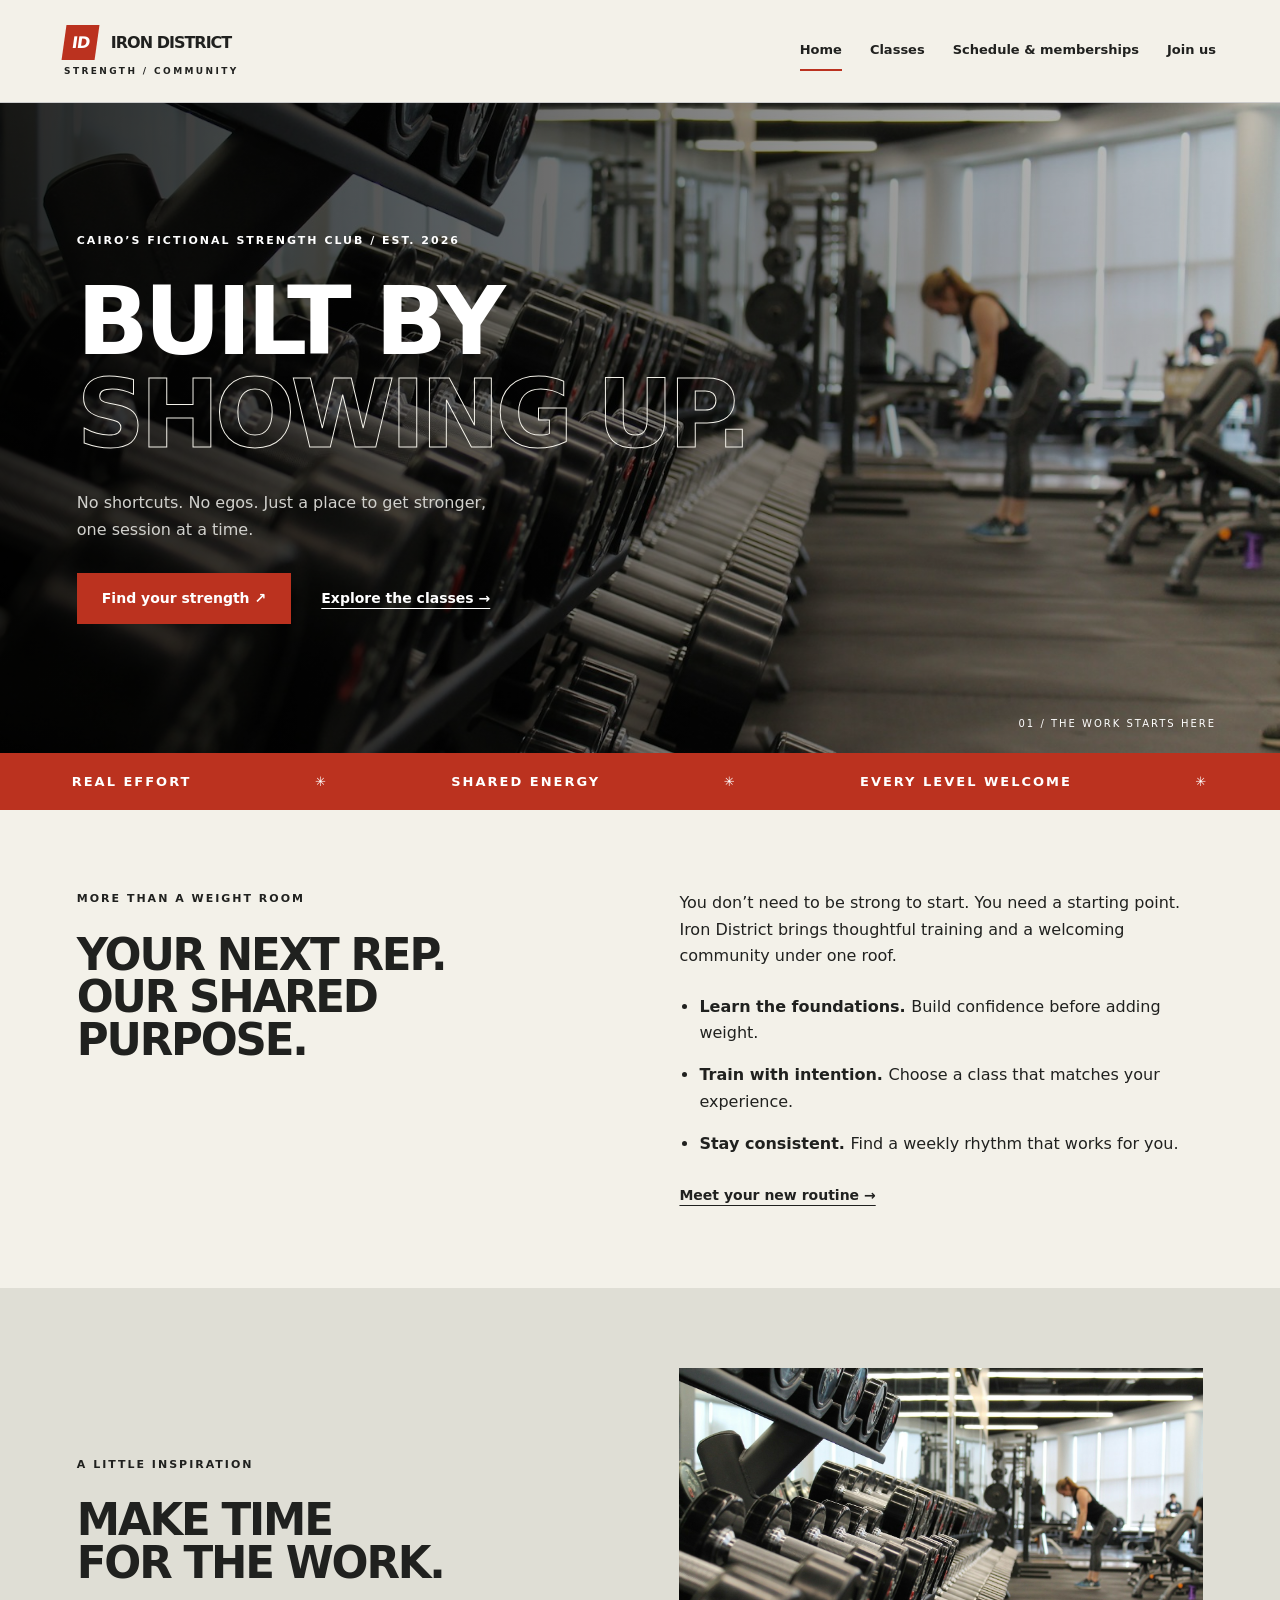
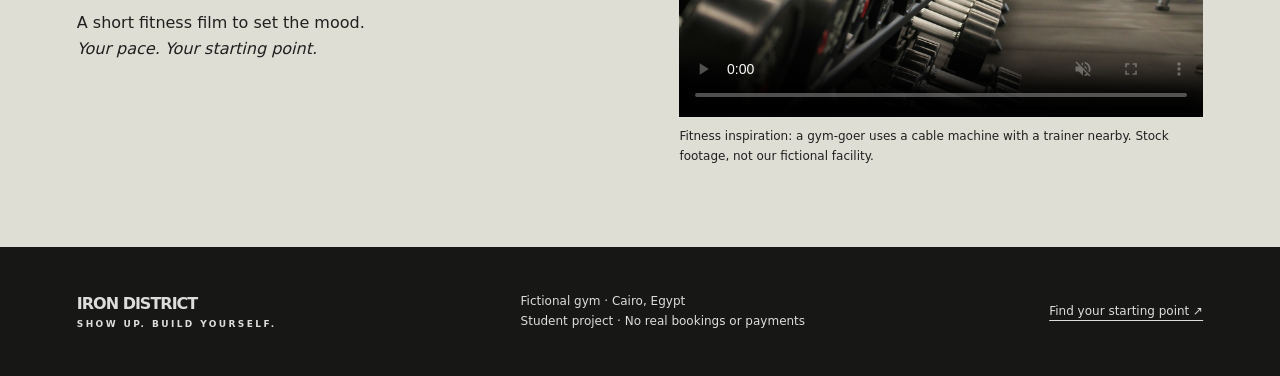
<file: index.html>
<!DOCTYPE html>
<html lang="en">
 <head>
  <meta charset="utf-8"/>
  <meta content="width=device-width, initial-scale=1" name="viewport"/>
  <meta content="Iron District, a fictional strength gym. Explore classes, schedules and memberships." name="description"/>
  <title>
   Build strength. Find your district. | Iron District
  </title>
  <link href="assets/bootstrap/bootstrap.min.css" rel="stylesheet"/>
  <link href="assets/style.css" rel="stylesheet"/>
 </head>
 <body>
  <a class="skip" href="#main">
   Skip to content
  </a>
  <header class="site-header">
   <a class="brand" href="index.html">
    <span class="brand-mark">
     ID
    </span>
    IRON DISTRICT
    <span class="brand-sub">
     STRENGTH / COMMUNITY
    </span>
   </a>
   <nav aria-label="Main navigation">
    <a aria-current="page" href="index.html">
     Home
    </a>
    <a href="classes.html">
     Classes
    </a>
    <a href="schedule.html">
     Schedule &amp; memberships
    </a>
    <a href="join.html">
     Join us
    </a>
   </nav>
  </header>
  <main id="main">
   <section class="hero">
    <img alt="Strength training gym with racks, benches and weights" src="assets/images/gym.jpg"/>
    <div class="hero-content">
     <p class="eyebrow">
      CAIRO’S FICTIONAL STRENGTH CLUB / EST. 2026
     </p>
     <h1>
      BUILT BY
      <br/>
      <span>
       SHOWING UP.
      </span>
     </h1>
     <p>
      No shortcuts. No egos. Just a place to get stronger,
      <br/>
      one session at a time.
     </p>
     <a class="btn btn-primary" href="join.html">
      Find your strength ↗
     </a>
     <a class="text-link" href="classes.html">
      Explore the classes →
     </a>
    </div>
    <div class="hero-caption">
     01 / THE WORK STARTS HERE
    </div>
   </section>
   <div aria-label="Our values" class="ticker">
    REAL EFFORT
    <span>
     ✳
    </span>
    SHARED ENERGY
    <span>
     ✳
    </span>
    EVERY LEVEL WELCOME
    <span>
     ✳
    </span>
   </div>
   <section class="section split">
    <div>
     <p class="eyebrow">
      MORE THAN A WEIGHT ROOM
     </p>
     <h2>
      YOUR NEXT REP.
      <br/>
      OUR SHARED PURPOSE.
     </h2>
    </div>
    <div>
     <p>
      You don’t need to be strong to start. You need a starting point. Iron District brings thoughtful training and a welcoming community under one roof.
     </p>
     <ul class="benefits">
      <li>
       <strong>
        Learn the foundations.
       </strong>
       Build confidence before adding weight.
      </li>
      <li>
       <strong>
        Train with intention.
       </strong>
       Choose a class that matches your experience.
      </li>
      <li>
       <strong>
        Stay consistent.
       </strong>
       Find a weekly rhythm that works for you.
      </li>
     </ul>
     <a class="text-link" href="schedule.html">
      Meet your new routine →
     </a>
    </div>
   </section>
   <section class="section video-section">
    <div>
     <p class="eyebrow">
      A LITTLE INSPIRATION
     </p>
     <h2>
      MAKE TIME
      <br/>
      FOR THE WORK.
     </h2>
     <p>
      A short fitness film to set the mood.
      <br/>
      <em>
       Your pace. Your starting point.
      </em>
     </p>
    </div>
    <figure>
     <video aria-describedby="video-description" aria-label="Fitness inspiration video" controls="" muted="" playsinline="" poster="assets/images/gym.jpg" preload="metadata">
      <source src="assets/video/training.mp4" type="video/mp4"/>
      Your browser does not support video.
      <a href="assets/video/training.mp4">
       Download the fitness video.
      </a>
     </video>
     <figcaption id="video-description">
      Fitness inspiration: a gym-goer uses a cable machine with a trainer nearby. Stock footage, not our fictional facility.
     </figcaption>
    </figure>
   </section>
  </main>
  <footer>
   <a class="brand" href="index.html">
    IRON DISTRICT
    <span class="brand-sub">
     SHOW UP. BUILD YOURSELF.
    </span>
   </a>
   <p>
    Fictional gym · Cairo, Egypt
    <br/>
    Student project · No real bookings or payments
   </p>
   <a href="join.html">
    Find your starting point ↗
   </a>
  </footer>
 </body>
</html>
</file>
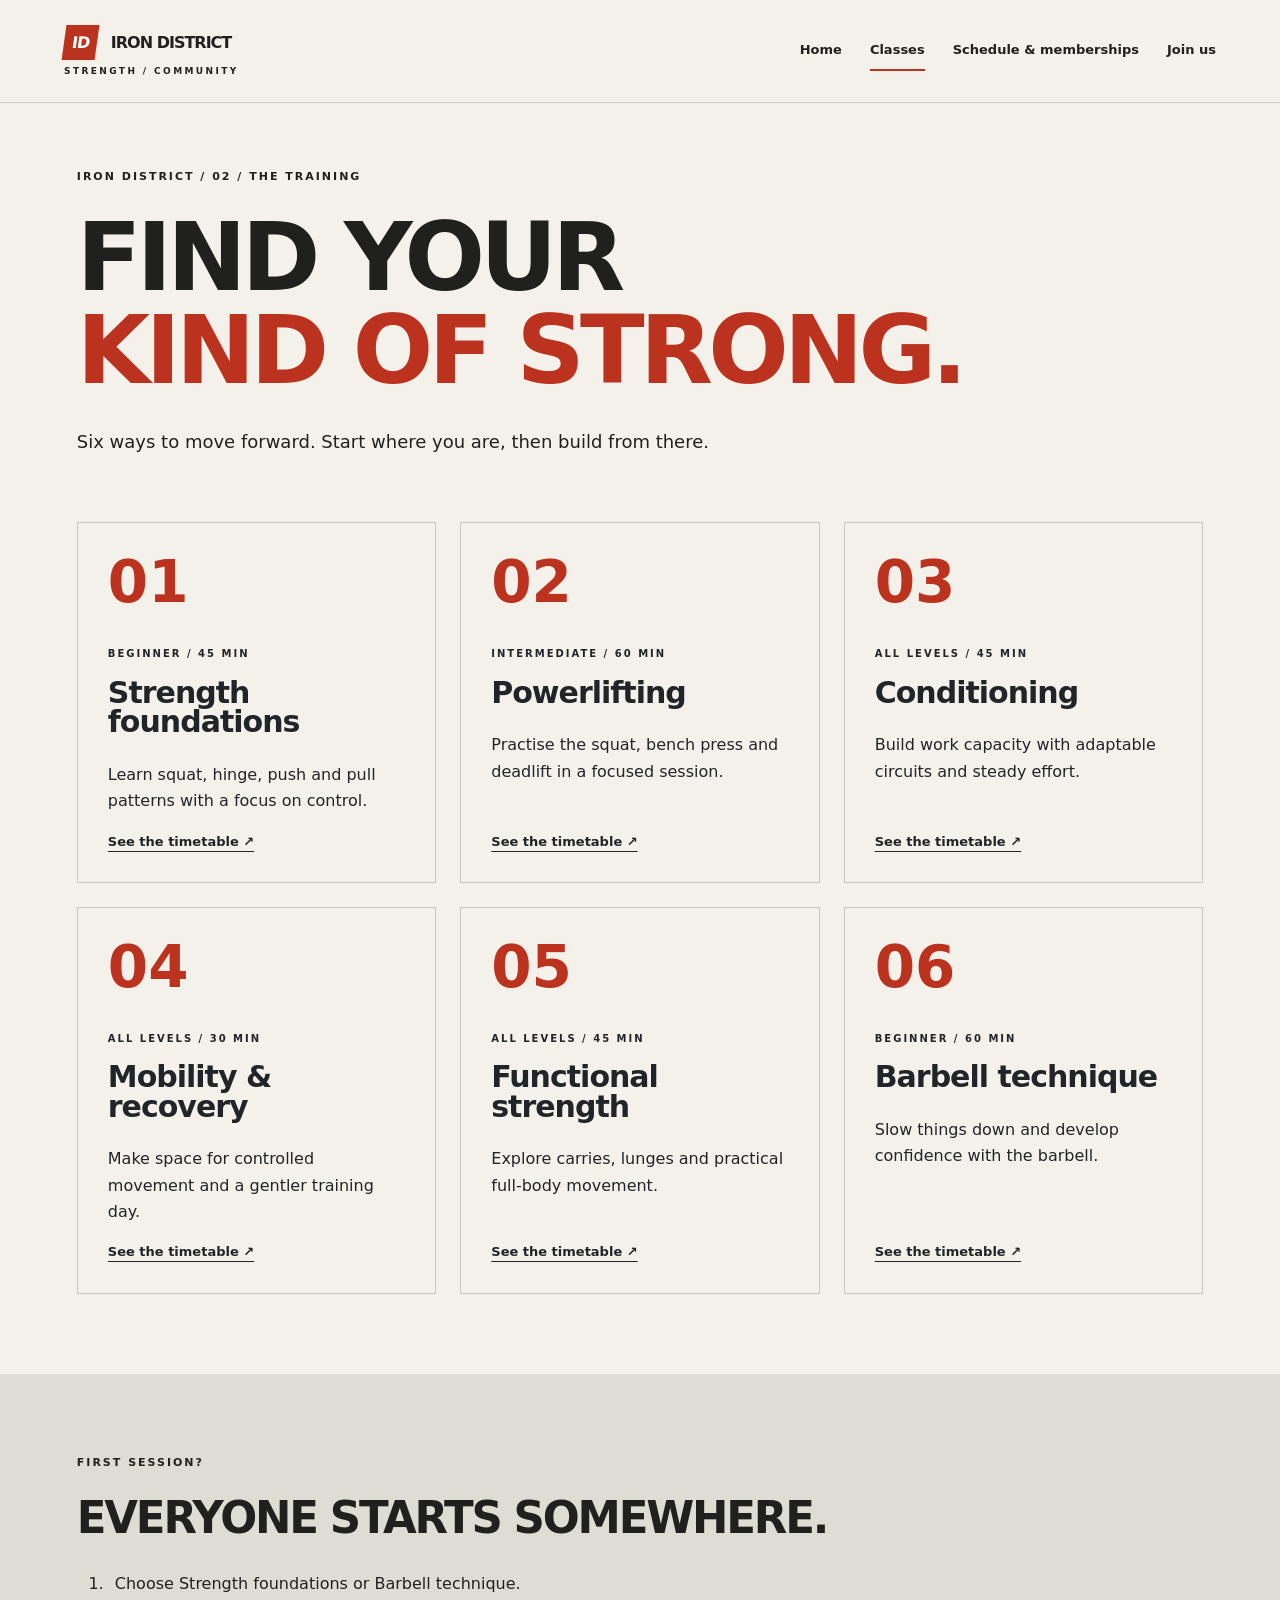
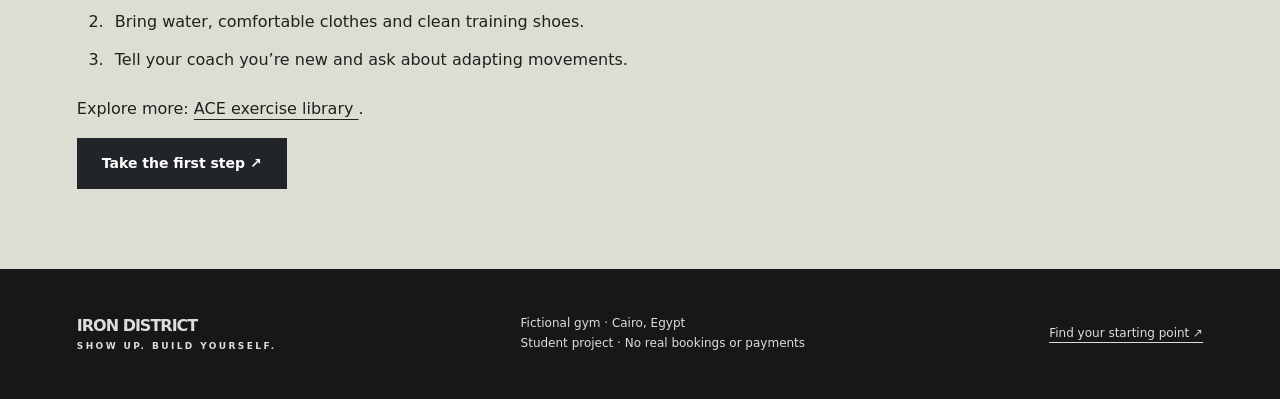
<file: classes.html>
<!DOCTYPE html>
<html lang="en">
 <head>
  <meta charset="utf-8"/>
  <meta content="width=device-width, initial-scale=1" name="viewport"/>
  <meta content="Iron District, a fictional strength gym. Explore classes, schedules and memberships." name="description"/>
  <title>
   Classes | Iron District
  </title>
  <link href="assets/bootstrap/bootstrap.min.css" rel="stylesheet"/>
  <link href="assets/style.css" rel="stylesheet"/>
 </head>
 <body>
  <a class="skip" href="#main">
   Skip to content
  </a>
  <header class="site-header">
   <a class="brand" href="index.html">
    <span class="brand-mark">
     ID
    </span>
    IRON DISTRICT
    <span class="brand-sub">
     STRENGTH / COMMUNITY
    </span>
   </a>
   <nav aria-label="Main navigation">
    <a href="index.html">
     Home
    </a>
    <a aria-current="page" href="classes.html">
     Classes
    </a>
    <a href="schedule.html">
     Schedule &amp; memberships
    </a>
    <a href="join.html">
     Join us
    </a>
   </nav>
  </header>
  <main id="main">
   <section class="page-intro">
    <p class="eyebrow">
     IRON DISTRICT / 02 / THE TRAINING
    </p>
    <h1>
     FIND YOUR
     <br/>
     <span>
      KIND OF STRONG.
     </span>
    </h1>
    <p class="lead">
     Six ways to move forward. Start where you are, then build from there.
    </p>
   </section>
   <section aria-label="Our six classes" class="section pt-0">
    <div class="row g-4">
     <div class="col-md-6 col-lg-4">
      <article class="card class-card">
       <div class="class-number">
        01
       </div>
       <p class="eyebrow">
        BEGINNER / 45 MIN
       </p>
       <h2>
        Strength foundations
       </h2>
       <p>
        Learn squat, hinge, push and pull patterns with a focus on control.
       </p>
       <a href="schedule.html">
        See the timetable ↗
       </a>
      </article>
     </div>
     <div class="col-md-6 col-lg-4">
      <article class="card class-card">
       <div class="class-number">
        02
       </div>
       <p class="eyebrow">
        INTERMEDIATE / 60 MIN
       </p>
       <h2>
        Powerlifting
       </h2>
       <p>
        Practise the squat, bench press and deadlift in a focused session.
       </p>
       <a href="schedule.html">
        See the timetable ↗
       </a>
      </article>
     </div>
     <div class="col-md-6 col-lg-4">
      <article class="card class-card">
       <div class="class-number">
        03
       </div>
       <p class="eyebrow">
        ALL LEVELS / 45 MIN
       </p>
       <h2>
        Conditioning
       </h2>
       <p>
        Build work capacity with adaptable circuits and steady effort.
       </p>
       <a href="schedule.html">
        See the timetable ↗
       </a>
      </article>
     </div>
     <div class="col-md-6 col-lg-4">
      <article class="card class-card">
       <div class="class-number">
        04
       </div>
       <p class="eyebrow">
        ALL LEVELS / 30 MIN
       </p>
       <h2>
        Mobility &amp; recovery
       </h2>
       <p>
        Make space for controlled movement and a gentler training day.
       </p>
       <a href="schedule.html">
        See the timetable ↗
       </a>
      </article>
     </div>
     <div class="col-md-6 col-lg-4">
      <article class="card class-card">
       <div class="class-number">
        05
       </div>
       <p class="eyebrow">
        ALL LEVELS / 45 MIN
       </p>
       <h2>
        Functional strength
       </h2>
       <p>
        Explore carries, lunges and practical full-body movement.
       </p>
       <a href="schedule.html">
        See the timetable ↗
       </a>
      </article>
     </div>
     <div class="col-md-6 col-lg-4">
      <article class="card class-card">
       <div class="class-number">
        06
       </div>
       <p class="eyebrow">
        BEGINNER / 60 MIN
       </p>
       <h2>
        Barbell technique
       </h2>
       <p>
        Slow things down and develop confidence with the barbell.
       </p>
       <a href="schedule.html">
        See the timetable ↗
       </a>
      </article>
     </div>
    </div>
   </section>
   <aside class="beginner section">
    <p class="eyebrow">
     FIRST SESSION?
    </p>
    <h2>
     EVERYONE STARTS SOMEWHERE.
    </h2>
    <ol>
     <li>
      Choose Strength foundations or Barbell technique.
     </li>
     <li>
      Bring water, comfortable clothes and clean training shoes.
     </li>
     <li>
      Tell your coach you’re new and ask about adapting movements.
     </li>
    </ol>
    <p>
     Explore more:
     <a href="https://www.acefitness.org/resources/everyone/exercise-library/">
      ACE exercise library
     </a>
     .
    </p>
    <a class="btn btn-dark" href="join.html">
     Take the first step ↗
    </a>
   </aside>
  </main>
  <footer>
   <a class="brand" href="index.html">
    IRON DISTRICT
    <span class="brand-sub">
     SHOW UP. BUILD YOURSELF.
    </span>
   </a>
   <p>
    Fictional gym · Cairo, Egypt
    <br/>
    Student project · No real bookings or payments
   </p>
   <a href="join.html">
    Find your starting point ↗
   </a>
  </footer>
 </body>
</html>
</file>
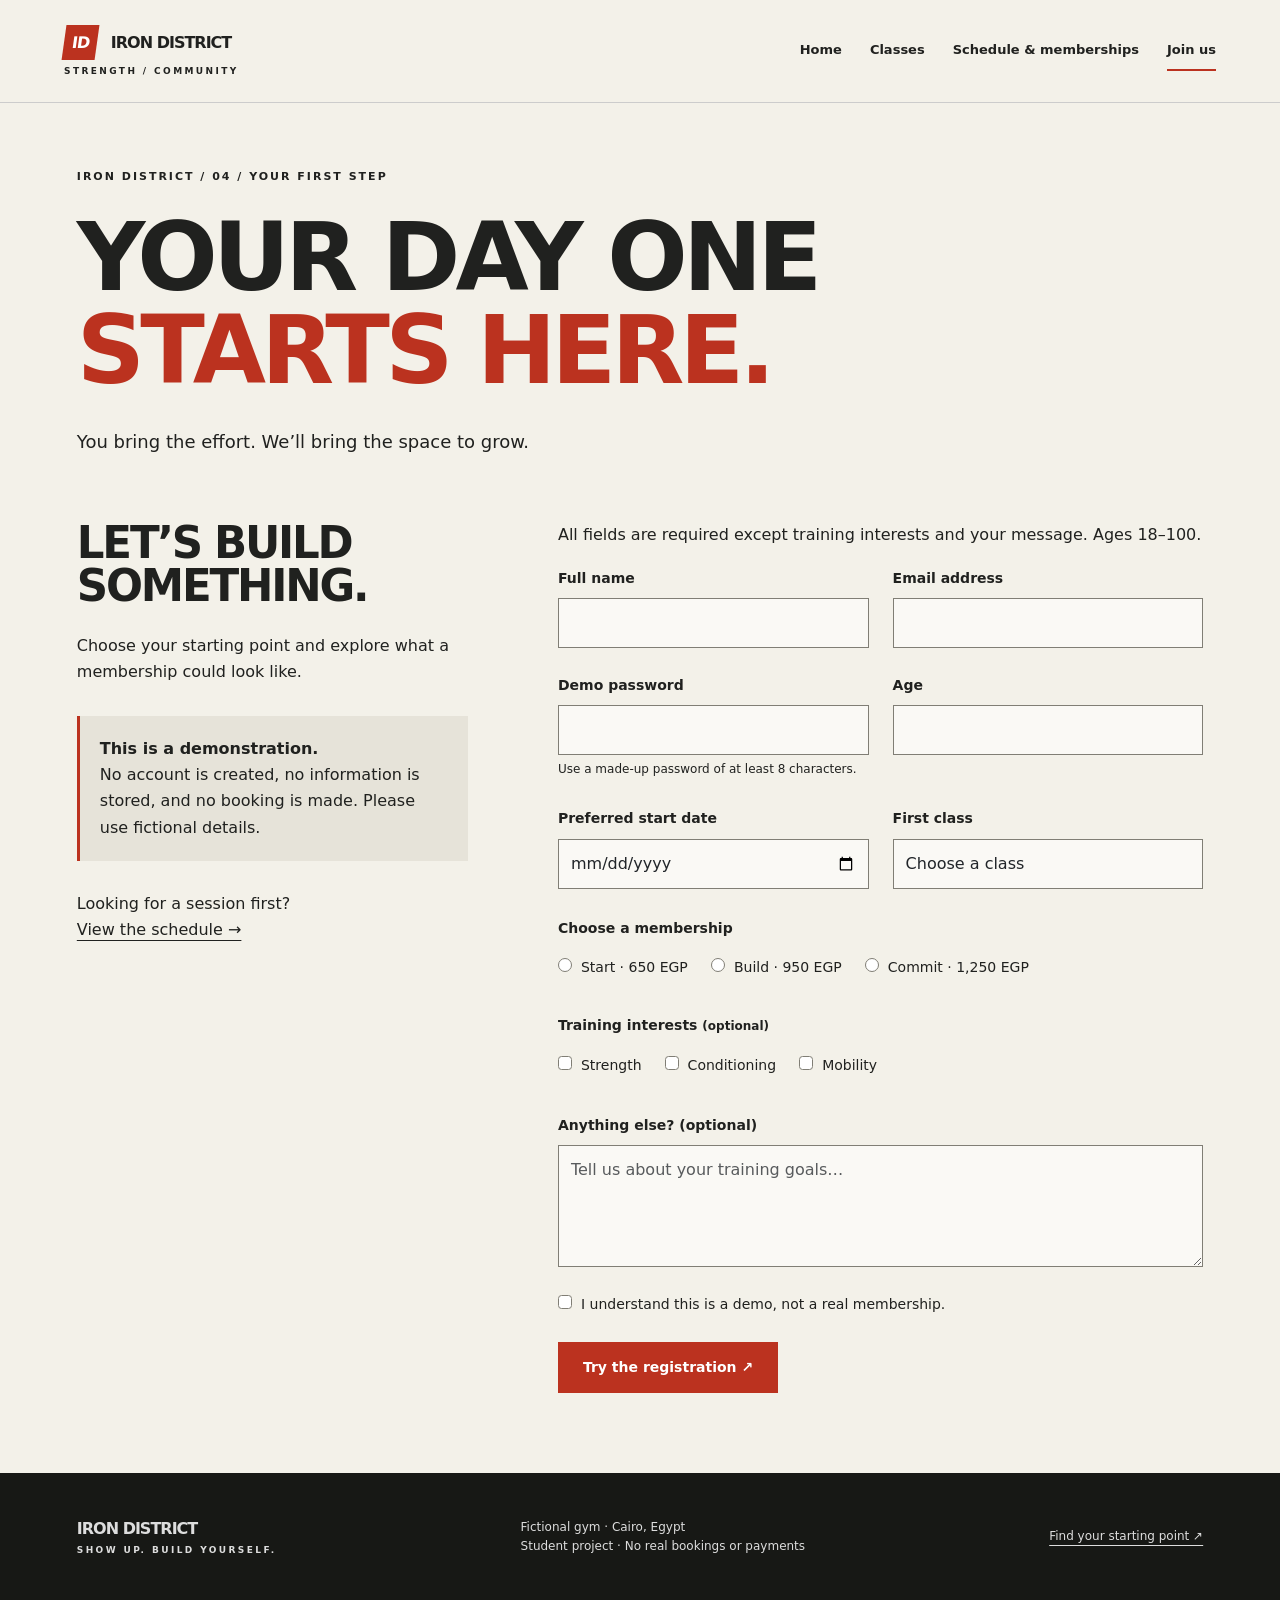
<file: join.html>
<!DOCTYPE html>
<html lang="en">
 <head>
  <meta charset="utf-8"/>
  <meta content="width=device-width, initial-scale=1" name="viewport"/>
  <meta content="Iron District, a fictional strength gym. Explore classes, schedules and memberships." name="description"/>
  <title>
   Join the district | Iron District
  </title>
  <link href="assets/bootstrap/bootstrap.min.css" rel="stylesheet"/>
  <link href="assets/style.css" rel="stylesheet"/>
 </head>
 <body>
  <a class="skip" href="#main">
   Skip to content
  </a>
  <header class="site-header">
   <a class="brand" href="index.html">
    <span class="brand-mark">
     ID
    </span>
    IRON DISTRICT
    <span class="brand-sub">
     STRENGTH / COMMUNITY
    </span>
   </a>
   <nav aria-label="Main navigation">
    <a href="index.html">
     Home
    </a>
    <a href="classes.html">
     Classes
    </a>
    <a href="schedule.html">
     Schedule &amp; memberships
    </a>
    <a aria-current="page" href="join.html">
     Join us
    </a>
   </nav>
  </header>
  <main id="main">
   <section class="page-intro">
    <p class="eyebrow">
     IRON DISTRICT / 04 / YOUR FIRST STEP
    </p>
    <h1>
     YOUR DAY ONE
     <br/>
     <span>
      STARTS HERE.
     </span>
    </h1>
    <p class="lead">
     You bring the effort. We’ll bring the space to grow.
    </p>
   </section>
   <section class="section pt-0 join-layout">
    <aside>
     <h2>
      LET’S BUILD
      <br/>
      SOMETHING.
     </h2>
     <p>
      Choose your starting point and explore what a membership could look like.
     </p>
     <div class="notice">
      <strong>
       This is a demonstration.
      </strong>
      <p>
       No account is created, no information is stored, and no booking is made. Please use fictional details.
      </p>
     </div>
     <p>
      Looking for a session first?
      <br/>
      <a href="schedule.html">
       View the schedule →
      </a>
     </p>
    </aside>
    <form action="join.html#demo-result" autocomplete="off" method="get">
     <!-- Static demo: unnamed controls are validated but not serialized. Only the membership radio group has a name; its empty values keep entered details out of the URL. No JavaScript or backend is used. -->
     <p>
      All fields are required except training interests and your message. Ages 18–100.
     </p>
     <div class="row g-4">
      <div class="col-md-6">
       <label class="form-label" for="full-name">
        Full name
       </label>
       <input autocomplete="name" class="form-control" id="full-name" required="" type="text"/>
      </div>
      <div class="col-md-6">
       <label class="form-label" for="email">
        Email address
       </label>
       <input autocomplete="email" class="form-control" id="email" required="" type="email"/>
      </div>
      <div class="col-md-6">
       <label class="form-label" for="password">
        Demo password
       </label>
       <input aria-describedby="password-help" autocomplete="off" class="form-control" id="password" minlength="8" required="" type="password"/>
       <small id="password-help">
        Use a made-up password of at least 8 characters.
       </small>
      </div>
      <div class="col-md-6">
       <label class="form-label" for="age">
        Age
       </label>
       <input class="form-control" id="age" max="100" min="18" required="" type="number"/>
      </div>
      <div class="col-md-6">
       <label class="form-label" for="start">
        Preferred start date
       </label>
       <input class="form-control" id="start" required="" type="date"/>
      </div>
      <div class="col-md-6">
       <label class="form-label" for="class">
        First class
       </label>
       <select class="form-select" id="class" required="">
        <option value="">
         Choose a class
        </option>
        <option>
         Strength foundations
        </option>
        <option>
         Powerlifting
        </option>
        <option>
         Conditioning
        </option>
        <option>
         Mobility &amp; recovery
        </option>
        <option>
         Functional strength
        </option>
        <option>
         Barbell technique
        </option>
       </select>
      </div>
     </div>
     <fieldset>
      <legend>
       Choose a membership
      </legend>
      <label class="choice">
       <input class="form-check-input" name="membership" required="" type="radio" value=""/>
       Start · 650 EGP
      </label>
      <label class="choice">
       <input class="form-check-input" name="membership" required="" type="radio" value=""/>
       Build · 950 EGP
      </label>
      <label class="choice">
       <input class="form-check-input" name="membership" required="" type="radio" value=""/>
       Commit · 1,250 EGP
      </label>
     </fieldset>
     <fieldset>
      <legend>
       Training interests
       <small>
        (optional)
       </small>
      </legend>
      <label class="choice">
       <input class="form-check-input" type="checkbox"/>
       Strength
      </label>
      <label class="choice">
       <input class="form-check-input" type="checkbox"/>
       Conditioning
      </label>
      <label class="choice">
       <input class="form-check-input" type="checkbox"/>
       Mobility
      </label>
     </fieldset>
     <label class="form-label" for="message">
      Anything else? (optional)
     </label>
     <textarea class="form-control" id="message" placeholder="Tell us about your training goals…" rows="4"></textarea>
     <label class="choice consent">
      <input class="form-check-input" required="" type="checkbox"/>
      I understand this is a demo, not a real membership.
     </label>
     <button class="btn btn-primary" type="submit">
      Try the registration ↗
     </button>
     <p id="demo-result" role="status">
      Demo complete. No account was created and no personal field values were sent.
     </p>
    </form>
   </section>
  </main>
  <footer>
   <a class="brand" href="index.html">
    IRON DISTRICT
    <span class="brand-sub">
     SHOW UP. BUILD YOURSELF.
    </span>
   </a>
   <p>
    Fictional gym · Cairo, Egypt
    <br/>
    Student project · No real bookings or payments
   </p>
   <a href="join.html">
    Find your starting point ↗
   </a>
  </footer>
 </body>
</html>
</file>
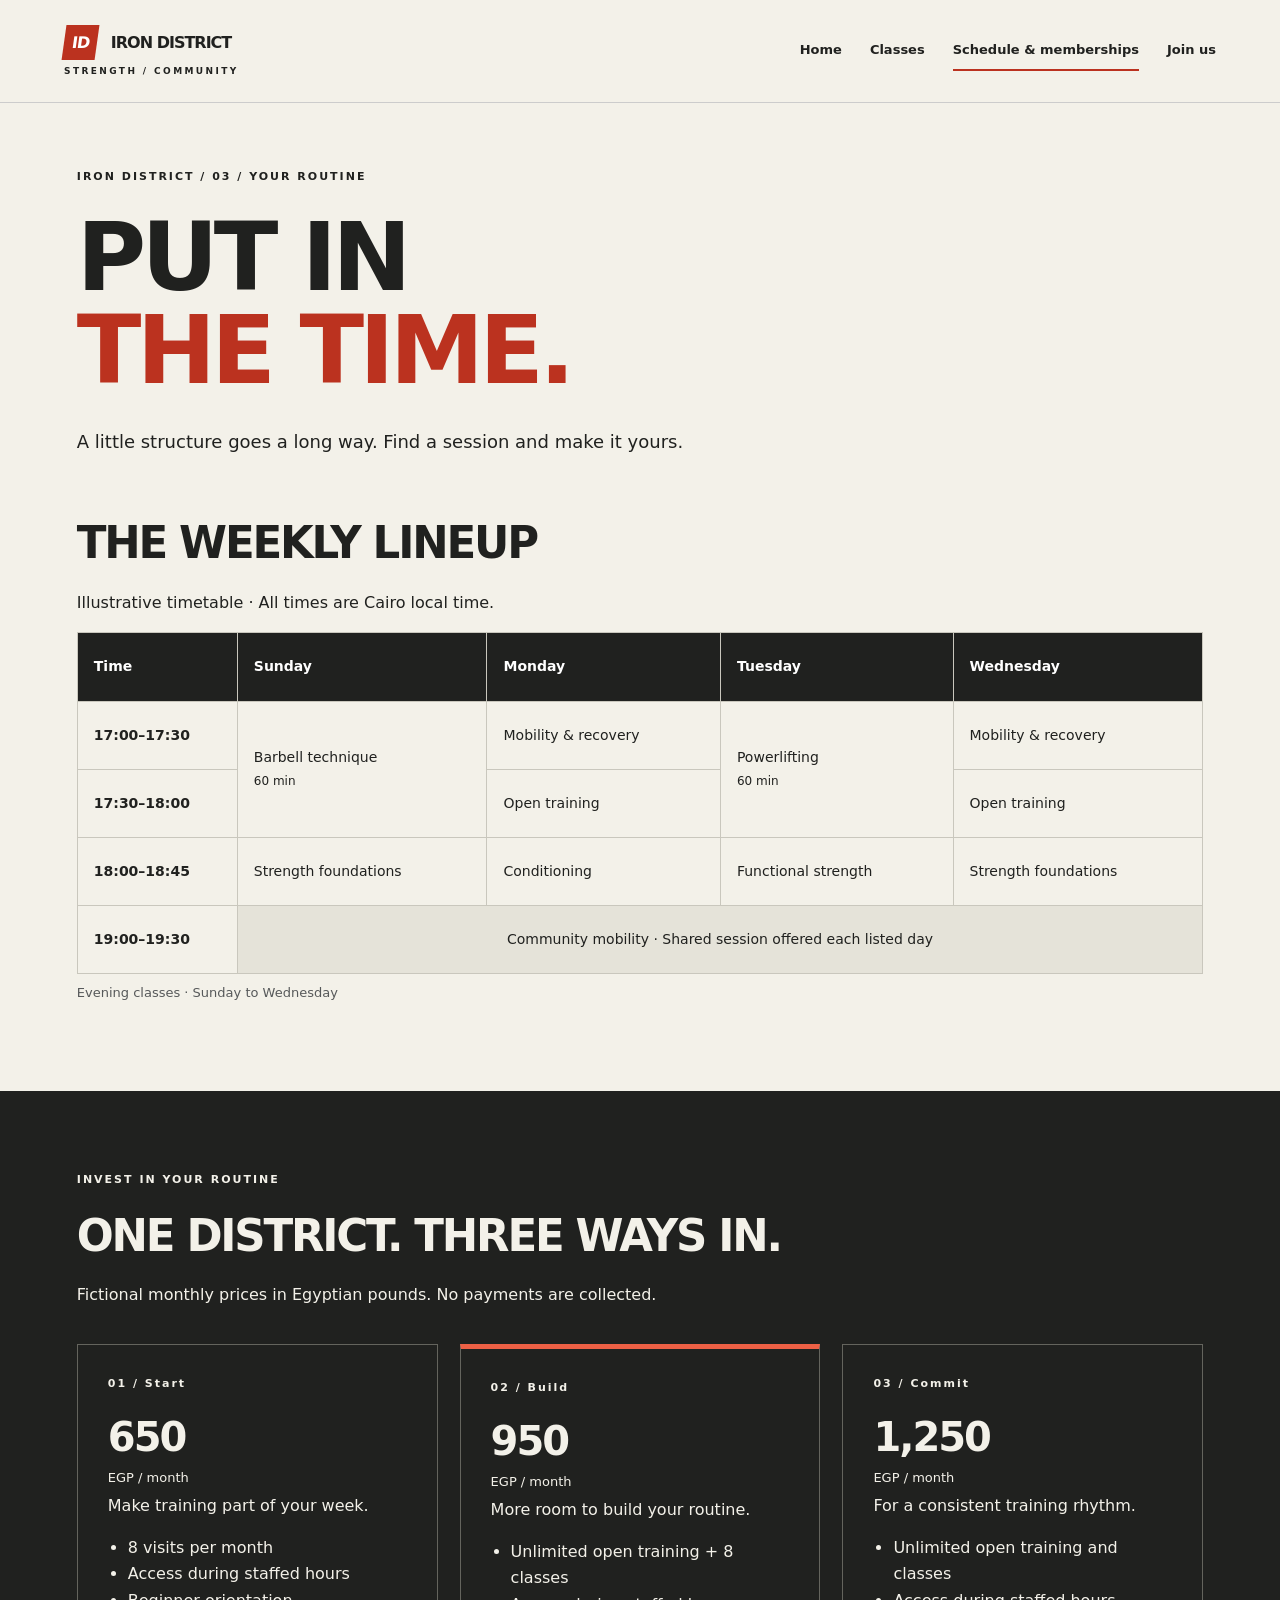
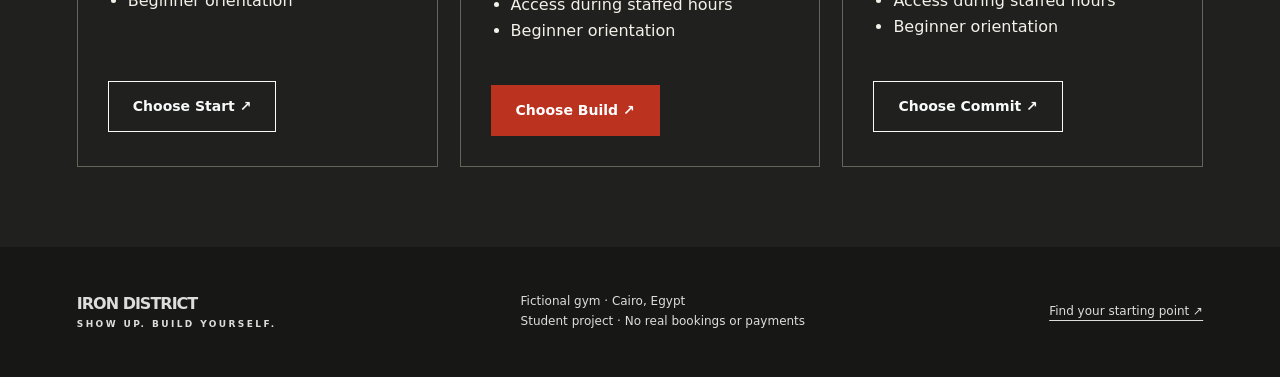
<file: schedule.html>
<!DOCTYPE html>
<html lang="en">
 <head>
  <meta charset="utf-8"/>
  <meta content="width=device-width, initial-scale=1" name="viewport"/>
  <meta content="Iron District, a fictional strength gym. Explore classes, schedules and memberships." name="description"/>
  <title>
   Schedule &amp; memberships | Iron District
  </title>
  <link href="assets/bootstrap/bootstrap.min.css" rel="stylesheet"/>
  <link href="assets/style.css" rel="stylesheet"/>
 </head>
 <body>
  <a class="skip" href="#main">
   Skip to content
  </a>
  <header class="site-header">
   <a class="brand" href="index.html">
    <span class="brand-mark">
     ID
    </span>
    IRON DISTRICT
    <span class="brand-sub">
     STRENGTH / COMMUNITY
    </span>
   </a>
   <nav aria-label="Main navigation">
    <a href="index.html">
     Home
    </a>
    <a href="classes.html">
     Classes
    </a>
    <a aria-current="page" href="schedule.html">
     Schedule &amp; memberships
    </a>
    <a href="join.html">
     Join us
    </a>
   </nav>
  </header>
  <main id="main">
   <section class="page-intro">
    <p class="eyebrow">
     IRON DISTRICT / 03 / YOUR ROUTINE
    </p>
    <h1>
     PUT IN
     <br/>
     <span>
      THE TIME.
     </span>
    </h1>
    <p class="lead">
     A little structure goes a long way. Find a session and make it yours.
    </p>
   </section>
   <section class="section pt-0">
    <h2>
     THE WEEKLY LINEUP
    </h2>
    <p>
     Illustrative timetable · All times are Cairo local time.
    </p>
    <div aria-label="Weekly class timetable" class="table-scroll" role="region" tabindex="0">
     <table>
      <caption>
       Evening classes · Sunday to Wednesday
      </caption>
      <thead>
       <tr>
        <th scope="col">
         Time
        </th>
        <th scope="col">
         Sunday
        </th>
        <th scope="col">
         Monday
        </th>
        <th scope="col">
         Tuesday
        </th>
        <th scope="col">
         Wednesday
        </th>
       </tr>
      </thead>
      <tbody>
       <tr>
        <th scope="row">
         17:00–17:30
        </th>
        <td rowspan="2">
         Barbell technique
         <br/>
         <small>
          60 min
         </small>
        </td>
        <td>
         Mobility &amp; recovery
        </td>
        <td rowspan="2">
         Powerlifting
         <br/>
         <small>
          60 min
         </small>
        </td>
        <td>
         Mobility &amp; recovery
        </td>
       </tr>
       <tr>
        <th scope="row">
         17:30–18:00
        </th>
        <td>
         Open training
        </td>
        <td>
         Open training
        </td>
       </tr>
       <tr>
        <th scope="row">
         18:00–18:45
        </th>
        <td>
         Strength foundations
        </td>
        <td>
         Conditioning
        </td>
        <td>
         Functional strength
        </td>
        <td>
         Strength foundations
        </td>
       </tr>
       <tr>
        <th scope="row">
         19:00–19:30
        </th>
        <td colspan="4">
         Community mobility · Shared session offered each listed day
        </td>
       </tr>
      </tbody>
     </table>
    </div>
   </section>
   <section class="section dark">
    <p class="eyebrow">
     INVEST IN YOUR ROUTINE
    </p>
    <h2>
     ONE DISTRICT. THREE WAYS IN.
    </h2>
    <p>
     Fictional monthly prices in Egyptian pounds. No payments are collected.
    </p>
    <div class="membership-grid">
     <article class="membership">
      <p class="eyebrow">
       01 / Start
      </p>
      <h3>
       650
       <small>
        EGP / month
       </small>
      </h3>
      <p>
       Make training part of your week.
      </p>
      <ul>
       <li>
        8 visits per month
       </li>
       <li>
        Access during staffed hours
       </li>
       <li>
        Beginner orientation
       </li>
      </ul>
      <a class="btn btn-outline-light" href="join.html">
       Choose Start ↗
      </a>
     </article>
     <article class="membership featured">
      <p class="eyebrow">
       02 / Build
      </p>
      <h3>
       950
       <small>
        EGP / month
       </small>
      </h3>
      <p>
       More room to build your routine.
      </p>
      <ul>
       <li>
        Unlimited open training + 8 classes
       </li>
       <li>
        Access during staffed hours
       </li>
       <li>
        Beginner orientation
       </li>
      </ul>
      <a class="btn btn-primary" href="join.html">
       Choose Build ↗
      </a>
     </article>
     <article class="membership">
      <p class="eyebrow">
       03 / Commit
      </p>
      <h3>
       1,250
       <small>
        EGP / month
       </small>
      </h3>
      <p>
       For a consistent training rhythm.
      </p>
      <ul>
       <li>
        Unlimited open training and classes
       </li>
       <li>
        Access during staffed hours
       </li>
       <li>
        Beginner orientation
       </li>
      </ul>
      <a class="btn btn-outline-light" href="join.html">
       Choose Commit ↗
      </a>
     </article>
    </div>
   </section>
  </main>
  <footer>
   <a class="brand" href="index.html">
    IRON DISTRICT
    <span class="brand-sub">
     SHOW UP. BUILD YOURSELF.
    </span>
   </a>
   <p>
    Fictional gym · Cairo, Egypt
    <br/>
    Student project · No real bookings or payments
   </p>
   <a href="join.html">
    Find your starting point ↗
   </a>
  </footer>
 </body>
</html>
</file>
<file: assets/style.css>
/* Custom styles. Bootstrap is loaded first; these rules define the site design. */
:root {
  --ink:#20211f;
  --paper:#f3f1e9;
  --red:#bb321f;
}

* {
  box-sizing:border-box;
}

body {
  margin:0;
  background:var(--paper);
  color:var(--ink);
  font-family:system-ui,sans-serif;
  line-height:1.65;
}

a {
  color:inherit;
  text-underline-offset:5px;
}

a:hover {
  color:var(--red);
}

:focus-visible {
  outline:3px solid #e85c39;
  outline-offset:5px;
}

.site-header {
  padding:25px 5%;
  display:flex;
  justify-content:space-between;
  align-items:center;
  border-bottom:1px solid #ccc;
  gap:25px;
}

.brand {
  font-weight:900;
  letter-spacing:-1px;
  text-decoration:none;
  line-height:1.2;
}

.brand-mark {
  background:var(--red);
  color:white;
  padding:8px;
  margin-right:9px;
  display:inline-block;
  transform:skew(-8deg);
}

.brand-sub {
  display:block;
  font-size:9px;
  letter-spacing:2.4px;
  margin-top:6px;
}

.site-header nav {
  display:flex;
  gap:28px;
  flex-wrap:wrap;
  font-size:13px;
  font-weight:650;
}

nav a {
  text-decoration:none;
  padding:8px 0;
}

nav a[aria-current] {
  border-bottom:2px solid var(--red);
}

.skip {
  position:absolute;
  top:-100px;
  z-index:9;
  background:white;
  padding:12px;
}

.skip:focus {
  top:0;
}

.hero {
  position:relative;
  min-height:650px;
  color:white;
  display:flex;
  align-items:center;
  background:#111;
}

.hero>img {
  position:absolute;
  width:100%;
  height:100%;
  object-fit:cover;
  object-position:center;
}

.hero:after {
  content:'';
  position:absolute;
  inset:0;
  background:linear-gradient(90deg,rgba(0,0,0,.85),rgba(0,0,0,.2));
}

.hero-content {
  position:relative;
  z-index:1;
  padding:65px 6%;
  width:100%;
}

.eyebrow {
  font-size:11px;
  letter-spacing:2px;
  font-weight:750;
  margin-bottom:25px;
}

h1,h2,h3 {
  font-weight:900;
  line-height:.98;
  letter-spacing:-.05em;
}

h1 {
  font-size:clamp(52px,7.4vw,112px);
  margin-bottom:30px;
}

h1 span {
  color:var(--red);
}

.hero h1 span {
  color:#f3f1e9;
  -webkit-text-stroke:1px #f3f1e9;
  color:transparent;
}

h2 {
  font-size:clamp(30px,3.4vw,52px);
  margin-bottom:25px;
}

h3 {
  font-size:40px;
}

.hero-content>p:not(.eyebrow) {
  color:#d1d1cd;
  margin-bottom:30px;
}

.btn {
  border-radius:0;
  padding:14px 24px;
  font-weight:700;
  font-size:14px;
}

.btn-primary {
  background:var(--red);
  border-color:var(--red);
  color:white;
}

.btn-primary:hover,.btn-primary:focus {
  background:#8f2417;
  border-color:#8f2417;
}

.text-link {
  display:inline-block;
  font-weight:650;
  font-size:14px;
}

.hero .text-link {
  margin-left:25px;
  color:white;
}

.hero-caption {
  position:absolute;
  bottom:20px;
  right:5%;
  z-index:1;
  font-size:10px;
  letter-spacing:2px;
}

.ticker {
  display:flex;
  justify-content:space-around;
  gap:16px;
  padding:18px;
  background:var(--red);
  color:white;
  font-weight:800;
  font-size:13px;
  letter-spacing:2px;
}

.section {
  padding:80px 6%;
}

.split,.video-section {
  display:grid;
  grid-template-columns:1fr 1fr;
  gap:7%;
}

.benefits {
  padding-left:20px;
}

.benefits li {
  padding:8px 0;
}

.video-section {
  background:#dfded5;
  align-items:center;
}

figure {
  margin:0;
}

video {
  width:100%;
  display:block;
  max-height:450px;
  background:#111;
}

figcaption {
  font-size:12px;
  margin-top:10px;
}

.page-intro {
  padding:65px 6% 50px;
}

.lead {
  font-size:18px;
  max-width:650px;
}

.class-card {
  border:1px solid #c9c7bd;
  border-radius:0;
  background:transparent;
  padding:30px;
  height:100%;
}

.class-number {
  font-size:58px;
  font-weight:900;
  line-height:1;
  color:var(--red);
  margin-bottom:35px;
}

.class-card h2 {
  font-size:30px;
  letter-spacing:-1px;
}

.class-card a {
  margin-top:auto;
  font-weight:700;
  font-size:13px;
}

.class-card .eyebrow {
  font-size:10px;
  margin-bottom:15px;
}

.beginner {
  background:#deddd3;
}

.beginner li {
  padding:6px;
}

.dark {
  background:var(--ink);
  color:var(--paper);
}

.membership-grid {
  display:grid;
  grid-template-columns:repeat(3,1fr);
  gap:22px;
  margin-top:35px;
}

.membership {
  padding:30px;
  border:1px solid #64645d;
}

.membership.featured {
  border-top:5px solid #ed6045;
}

.membership h3 small {
  display:block;
  font-size:13px;
  letter-spacing:0;
  font-weight:400;
  margin-top:15px;
}

.membership ul {
  padding-left:20px;
  min-height:130px;
}

.table-scroll {
  overflow-x:auto;
}

table {
  width:100%;
  min-width:700px;
  border-collapse:collapse;
  font-size:14px;
}

th,td {
  padding:22px 16px;
  border:1px solid #c9c7bd;
  vertical-align:middle;
}

thead {
  background:var(--ink);
  color:white;
}

tbody th {
  width:160px;
}

td[colspan] {
  background:#e5e3d9;
  text-align:center;
}

caption {
  font-size:13px;
}

.join-layout {
  display:grid;
  grid-template-columns:1fr 1.65fr;
  gap:8%;
}

.notice {
  border-left:3px solid var(--red);
  padding:20px;
  background:#e6e3d9;
  margin:30px 0;
}

.notice p {
  margin-bottom:0;
}

.form-control,.form-select {
  border-radius:0;
  border-color:#bcbab0;
  background:#faf9f5;
  padding:12px;
}

.form-label,legend {
  font-size:14px;
  font-weight:700;
}

.form-check-input:checked {
  background-color:var(--red);
  border-color:var(--red);
}

fieldset {
  margin:28px 0;
}

.choice {
  display:inline-flex;
  gap:9px;
  align-items:baseline;
  margin:7px 18px 7px 0;
  font-size:14px;
}

.consent {
  display:flex;
  margin:25px 0;
}

small {
  font-size:12px;
}

#demo-result {
  display:none;
  padding:20px;
  border:1px solid #55714b;
  margin-top:25px;
}

#demo-result:target {
  display:block;
}

footer {
  background:#171815;
  color:#ddd;
  display:flex;
  justify-content:space-between;
  gap:30px;
  padding:45px 6%;
  align-items:center;
}

footer p,footer>a:last-child {
  font-size:12px;
  margin:0;
}

@media(max-width:767px) {
  .site-header {
    align-items:flex-start;
    flex-direction:column;
    padding:20px 6%;
    gap:15px;
  }

  .site-header nav {
    gap:10px 20px;
    font-size:12px;
  }

  .hero {
    min-height:580px;
  }

  .hero-content {
    padding:55px 6%;
  }

  .hero .text-link {
    display:block;
    margin:20px 0;
  }

  .ticker {
    font-size:9px;
    letter-spacing:1px;
    flex-wrap:wrap;
  }

  .ticker span:last-child {
    display:none;
  }

  .section {
    padding:50px 6%;
  }

  .split,.video-section,.join-layout,.membership-grid {
    grid-template-columns:1fr;
    gap:30px;
  }

  .page-intro {
    padding:45px 6% 35px;
  }

  .membership ul {
    min-height:0;
  }

  footer {
    flex-direction:column;
    align-items:flex-start;
  }

  .hero-caption {
    font-size:8px;
  }

  .class-card {
    padding:24px;
  }

}


/* Keep input boundaries visible against the light form background. */
.form-control, .form-select, .form-check-input {
  border-color: #807e75;
}
</file>
